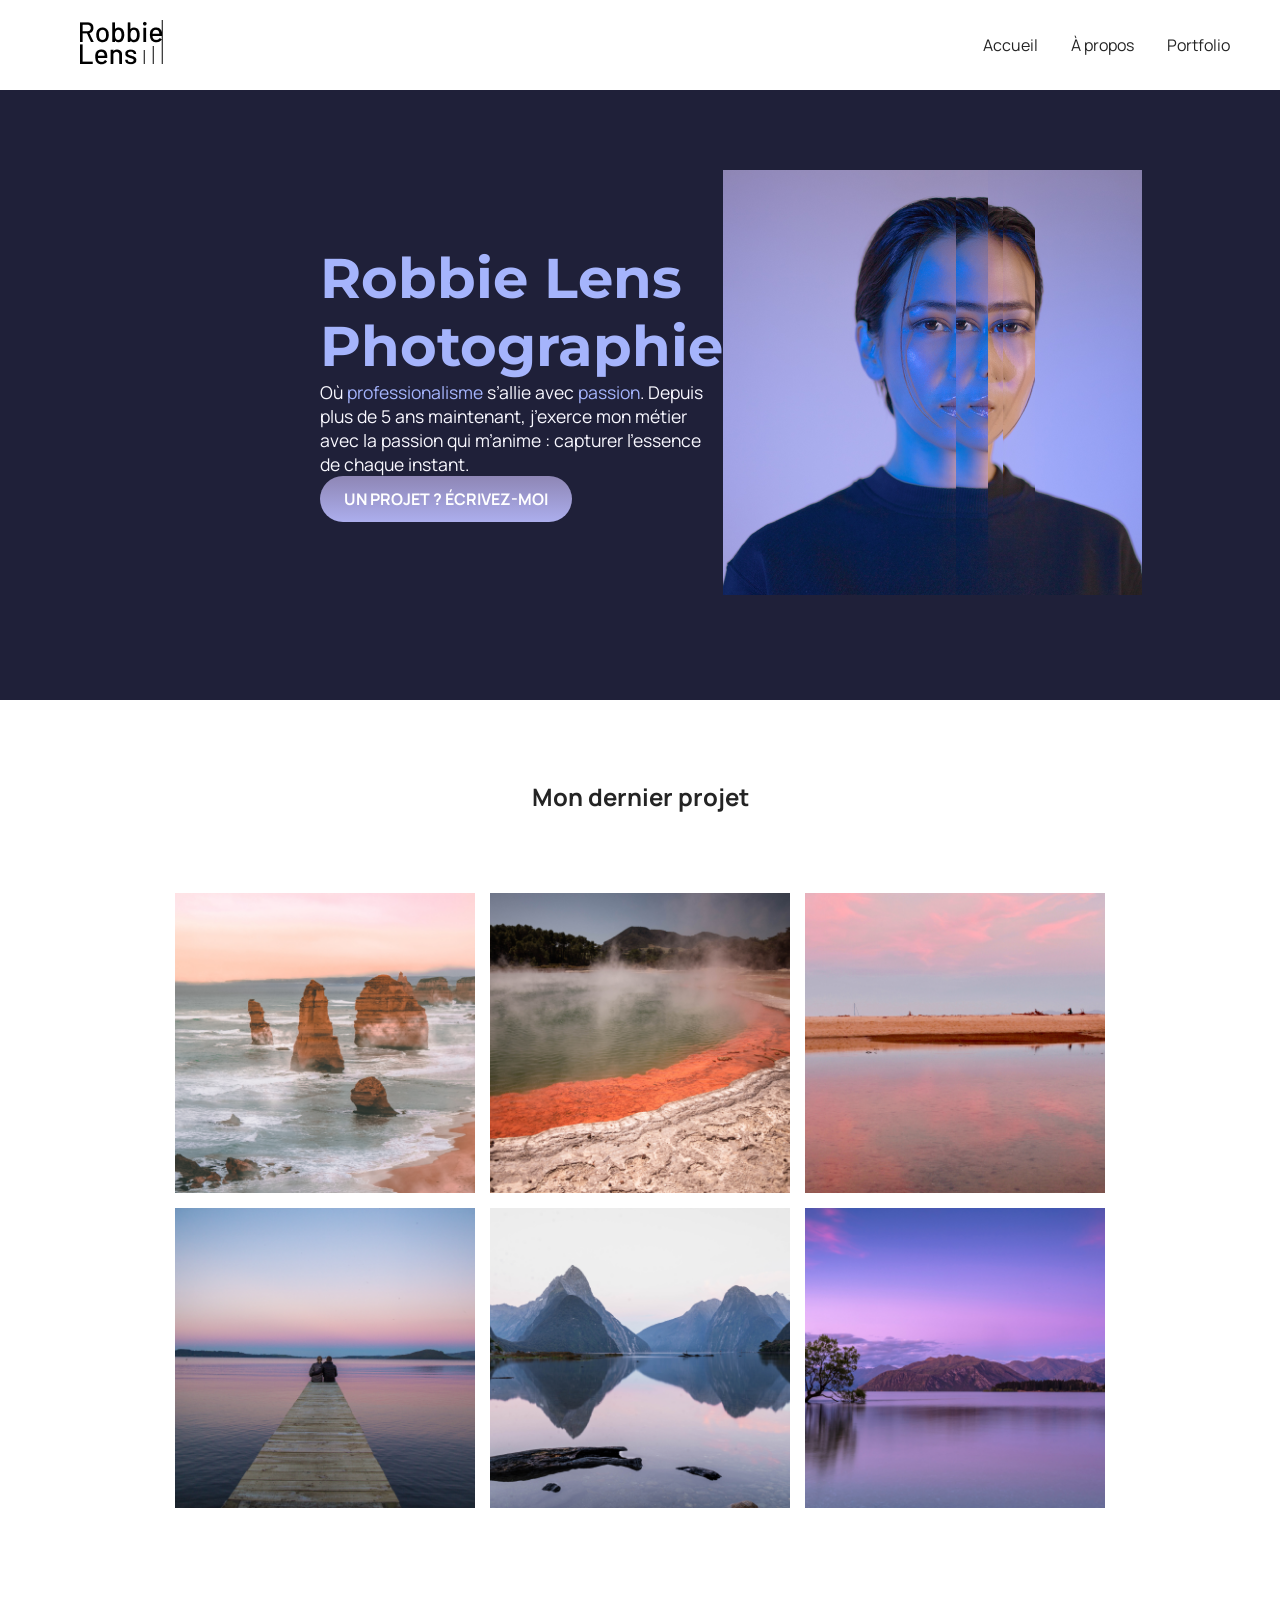
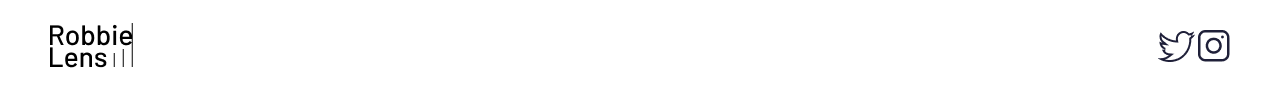
<file: index.html>
<!DOCTYPE html>
<html lang="fr">

<head>
    <meta charset="utf-8" >
    <title>Accueil - Robbie Lens Photographie</title>
    <link href="style.css" rel="stylesheet" >
    <link rel="preconnect" href="https://fonts.googleapis.com">
    <link rel="preconnect" href="https://fonts.gstatic.com" crossorigin>
    <link href="https://fonts.googleapis.com/css2?family=Manrope&family=Montserrat&display=swap" rel="stylesheet">
</head>

<body>
    <header>
        <nav>
            <a href="index.html"><img src="logo.png" alt="Logo Robbie Lens" ></a>
            <div>
                <a href="index.html">Accueil</a>
                <a href="a-propos.html">À propos</a>
                <a href="portfolio.html">Portfolio</a>
            </div>
        </nav>
    </header>

    <main>
        <section class="accueil-introduction">
            <div>
                <h1>Robbie Lens Photographie</h1>
                <p>
                    Où <em>professionalisme</em> s’allie avec <em>passion</em>. Depuis
                    plus de 5 ans maintenant, j’exerce mon métier avec la passion
                    qui m’anime : capturer l’essence de chaque instant.
                </p>
                <a href="" class="cta">UN PROJET ? ÉCRIVEZ-MOI</a>
            </div>
            <img src="robbie-lens.png" alt="Portrait avec effet de la photographe Robbie Lens" >
        </section>

        <section class="accueil-photos">
    <h2>Mon dernier projet</h2>
    <div>
        <img src="element-1.png" alt="Twelve apostles - Australie" >
        <img src="element-2.png" alt="Wai-O-Tapu - Nouvelle-Zélande" >
        <img src="element-3.png" alt="Parc National d’Abel Tasman - Nouvelle-Zélande" >
    </div>
    <div>
        <img src="element-4.png" alt="Lac Rotorua - Nouvelle-Zélande" >
        <img src="element-5.png" alt="Milford Sound - Nouvelle-Zélande" >
        <img src="element-6.png" alt="Lac Wanaka - Nouvelle-Zélande" >
    </div>      
</section>
    </main>

    <footer>
        <a href="index.html"><img src="logo.png" alt="Logo Robbie Lens" ></a>
        <div>
            <a target="_blank" href="https://twitter.com/" class="lien-icone">
                <img src="twitter.png" alt="Logo Twitter" >
            </a>
            <a target="_blank" href="https://www.instagram.com/" class="lien-icone">
                <img src="instagram.png" alt="Logo Instagram" >
            </a>
        </div>
    </footer>
</body>

</html>
</file>
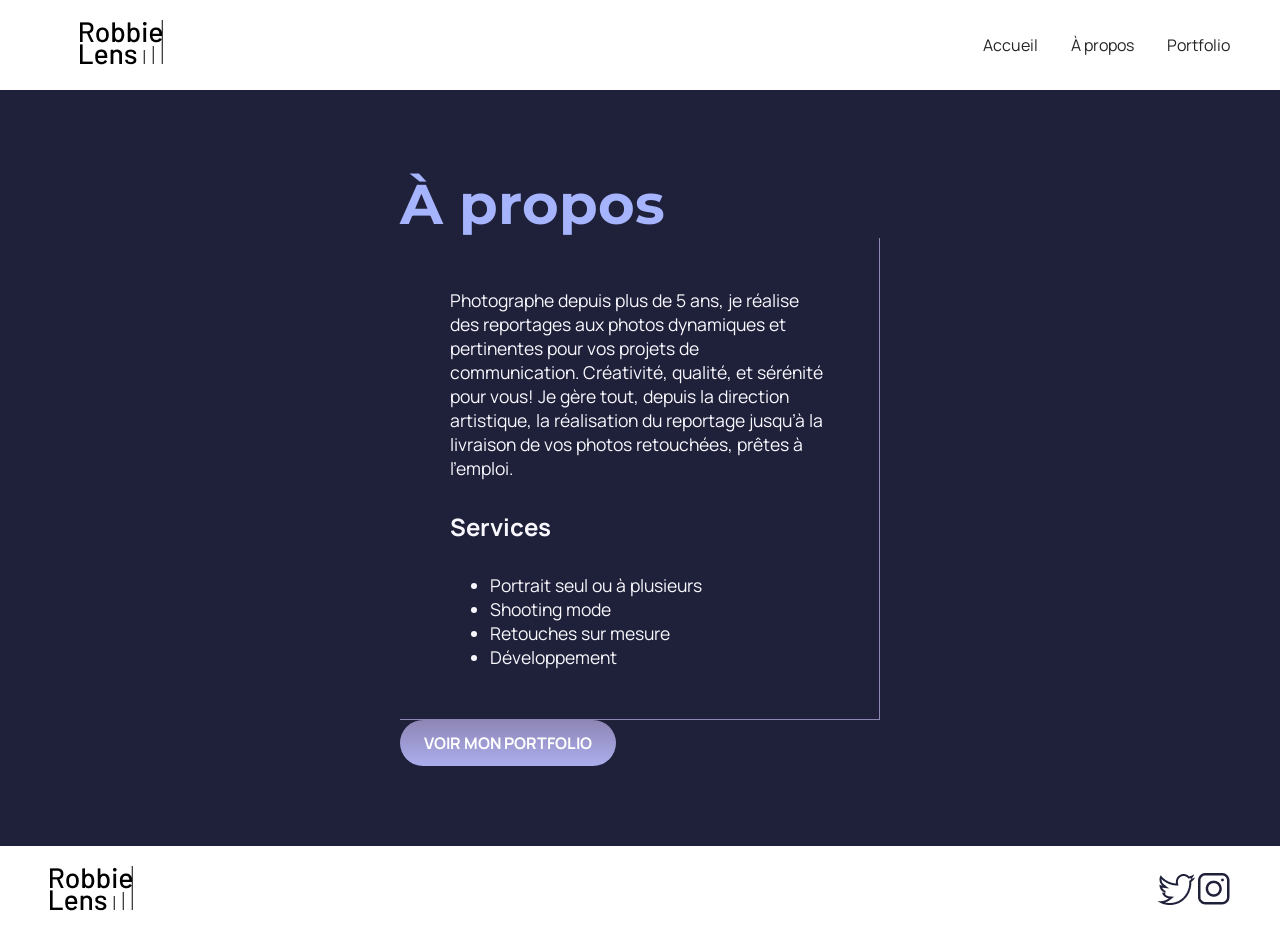
<file: a-propos.html>
<!DOCTYPE html>
<html lang="fr">

<head>
    <meta charset="utf-8" >
    <title>À propos - Robbie Lens Photographie</title>
    <link href="style.css" rel="stylesheet" >
    <link rel="preconnect" href="https://fonts.googleapis.com">
    <link rel="preconnect" href="https://fonts.gstatic.com" crossorigin>
    <link href="https://fonts.googleapis.com/css2?family=Manrope&family=Montserrat&display=swap" rel="stylesheet">
</head>

<body>
    <header>
        <nav>
            <a href="index.html" class="lien-icone">
                <img src="logo.png" alt="Logo Robbie Lens" >
            </a>
            <div>
                <a href="index.html">Accueil</a>
                <a href="a-propos.html">À propos</a>
                <a href="portfolio.html">Portfolio</a>
            </div>
        </nav>
    </header>
    <main class="a-propos-main">
        <section>
            <h1>À propos</h1>
            <div class="carre-contenu">
                <p>
                    Photographe depuis plus de 5 ans, je réalise des reportages aux photos dynamiques et pertinentes
                    pour
                    vos
                    projets de communication. Créativité, qualité, et sérénité pour vous! Je gère tout, depuis la
                    direction
                    artistique, la réalisation du reportage jusqu’à la livraison de vos photos retouchées, prêtes à
                    l’emploi.
                </p>
                <h2>Services</h2>
                <ul>
                    <li>Portrait seul ou à plusieurs</li>
                    <li>Shooting mode</li>
                    <li>Retouches sur mesure</li>
                    <li>Développement</li>
                </ul>
            </div>
            <div>
                <a href="" class="cta">VOIR MON PORTFOLIO</a>
            </div>
        </section>
    </main>
    <footer>
        <a href="index.html" class="lien-icone">
            <img src="logo.png" alt="Logo Robbie Lens" >
        </a>
        <div>
            <a target="_blank" href="https://twitter.com/" class="lien-icone">
                <img src="twitter.png" alt="Logo Twitter" >
            </a>
            <a target="_blank" href="https://www.instagram.com/" class="lien-icone">
                <img src="instagram.png" alt="Logo Instagram" >
            </a>
        </div>
    </footer>
</body>

</html>
</file>
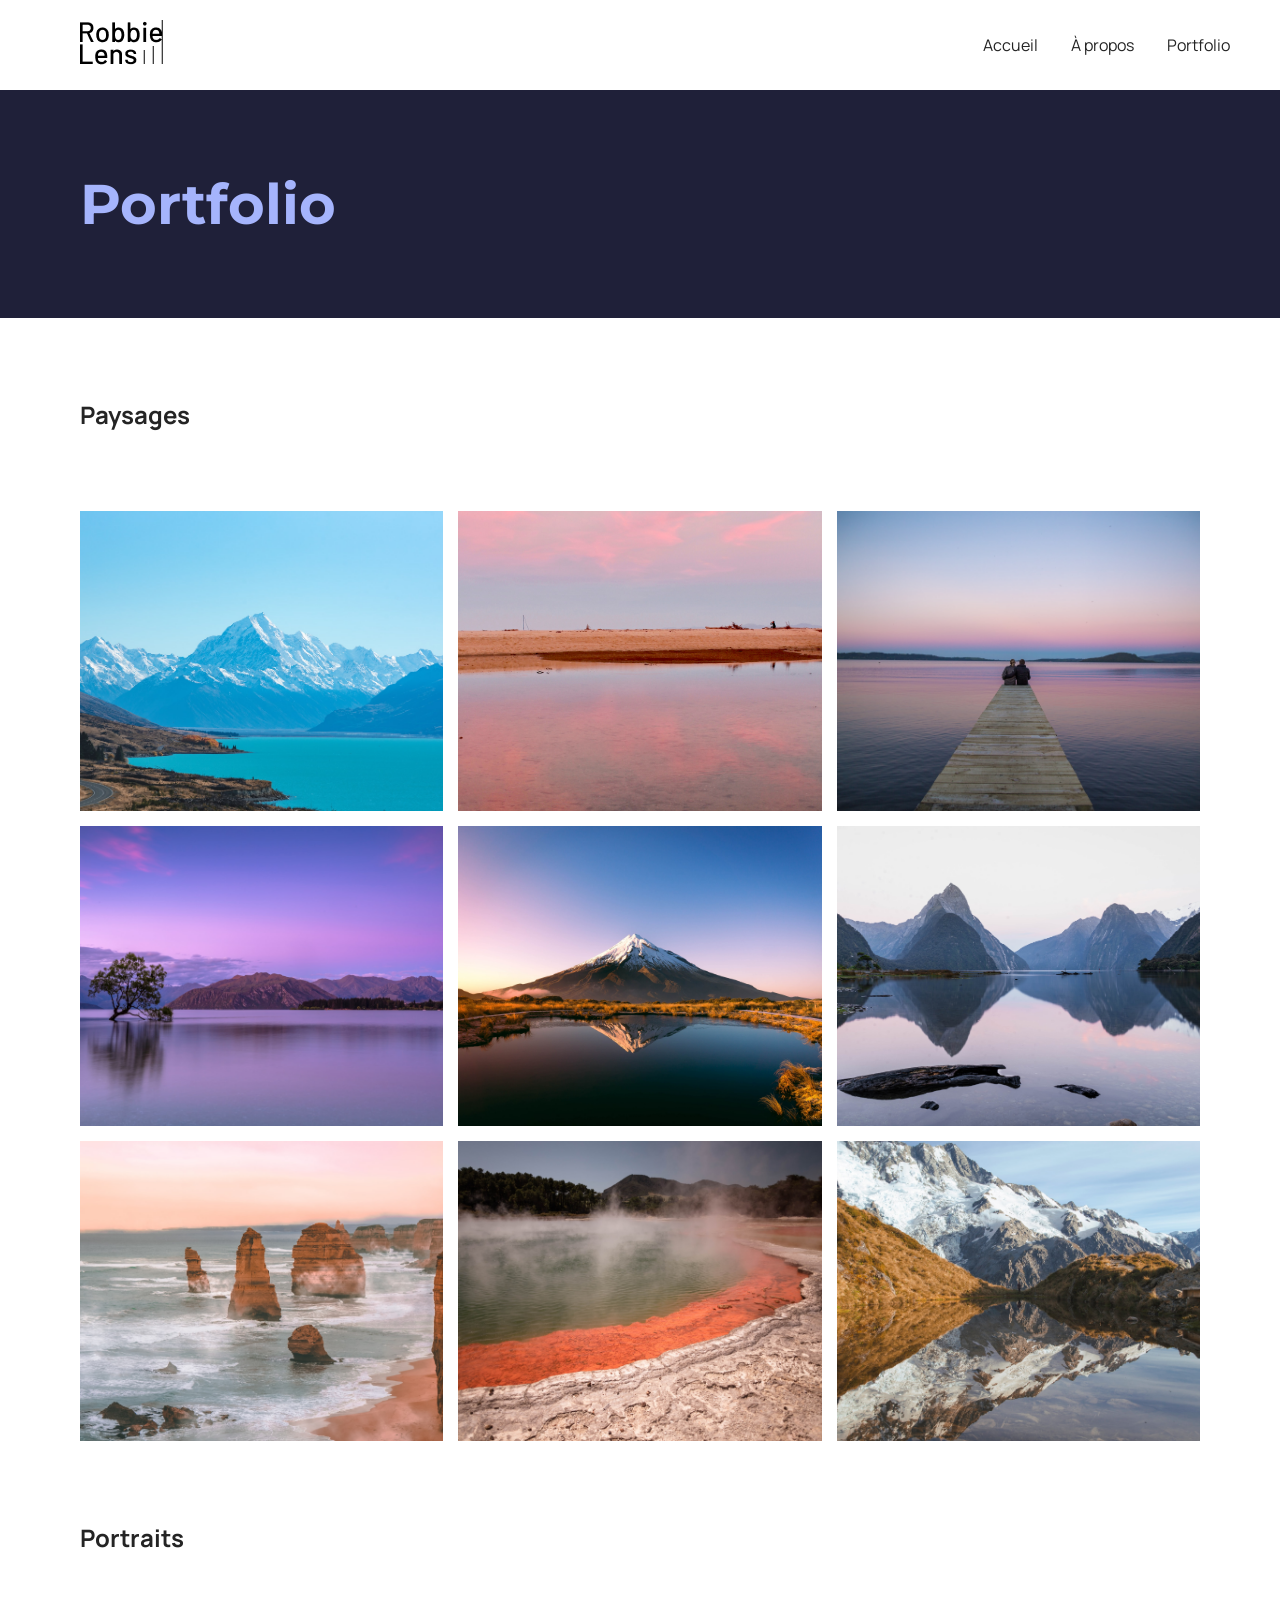
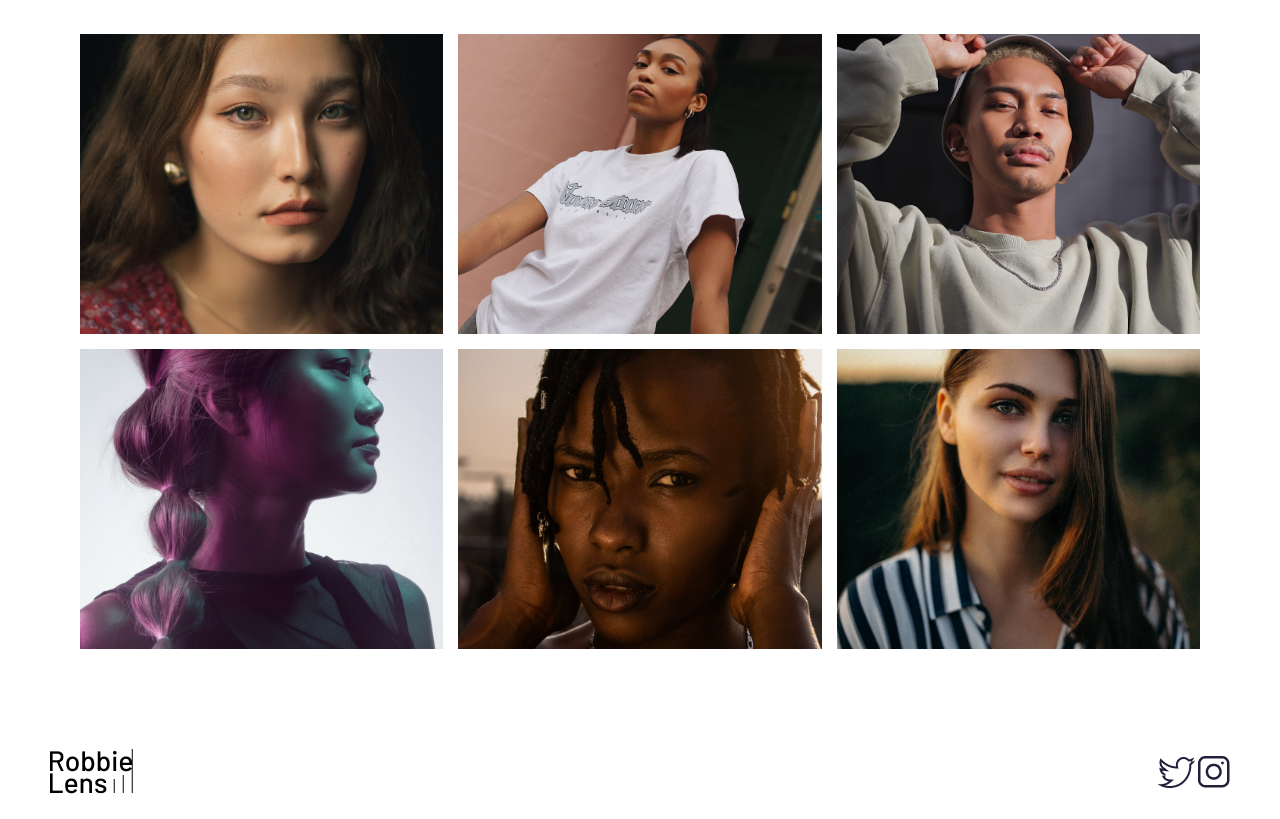
<file: portfolio.html>
<!DOCTYPE html>
<html lang="fr">

<head>
    <meta charset="utf-8" >
    <title>Portfolio - Robbie Lens Photographie</title>
    <link href="style.css" rel="stylesheet" >
    <link rel="preconnect" href="https://fonts.googleapis.com">
    <link rel="preconnect" href="https://fonts.gstatic.com" crossorigin>
    <link href="https://fonts.googleapis.com/css2?family=Manrope&family=Montserrat&display=swap" rel="stylesheet">
</head>

<body>
    <header>
        <nav>
            <a href="index.html" class="lien-icone">
                <img src="logo.png" alt="Logo Robbie Lens" >
            </a>
            <div>
                <a href="index.html">Accueil</a>
                <a href="a-propos.html">À propos</a>
                <a href="portfolio.html">Portfolio</a>
            </div>
        </nav>
    </header>
    <main>
        <section>
            <h1>Portfolio</h1>
        </section>
        <section class="portfolio-section-photos">
            <h2>Paysages</h2>
            <div class="grid-paysages">
                <img src="paysage1.jpg" alt="Mont Aoraki - Nouvelle-Zélande" >
                <img src="paysage2.jpg" alt="Parc National d’Abel Tasman - Nouvelle-Zélande" >
                <img src="paysage3.jpg" alt="Lac Rotorua - Nouvelle-Zélande" >
                <img src="paysage4.jpg" alt="Lac Wanaka - Nouvelle-Zélande" >
                <img src="paysage5.jpg" alt="Mont Taranaki - Nouvelle-Zélande" >
                <img src="paysage6.jpg" alt="Milford Sound - Nouvelle-Zélande" >
                <img src="paysage7.jpg" alt="Twelve Apostle - Australie" >
                <img src="paysage8.jpg" alt="Wai-O-Tapu - Nouvelle-Zélande" >
                <img src="paysage9.jpg" alt="Mont Cook - Nouvelle Zélande" >
            </div>
            <h2>Portraits</h2>
            <div class="grid-portraits">
                <img src="portrait1.jpg" alt="Portrait jeune femme 1" >
                <img src="portrait2.jpg" alt="Portrait jeune femme 2" >
                <img src="portrait3.jpg" alt="Portrait jeune homme 3" >
                <img src="portrait4.jpg" alt="Portrait jeune femme 4" >
                <img src="portrait5.jpg" alt="Portrait jeune femme 5" >
                <img src="portrait6.jpg" alt="Portrait jeune femme 6" >

            </div>
        </section>
    </main>
    <footer>
        <a href="index.html" class="lien-icone">
            <img src="logo.png" alt="Logo Robbie Lens" >
        </a>
        <div>
            <a target="_blank" href="https://twitter.com/" class="lien-icone">
                <img src="twitter.png" alt="Logo Twitter" >
            </a>
            <a target="_blank" href="https://www.instagram.com/" class="lien-icone">
                <img src="instagram.png" alt="Logo Instagram" >
            </a>
        </div>
    </footer>
</body>

</html>
</file>
<file: style.css>
* {
  margin: 0;
}

body {
  font-family: 'Manrope', sans-serif;
  font-size: 1em;
  background-color: #1f2039;
}

a {
  color: #242424;
  text-decoration: none;
}

em {
  color: #a5b4fc;
  font-style: normal;
}

h1 {
  font-size: 3.5em;
  color: #a5b4fc;
  font-family: 'Montserrat', sans-serif;
}

h2 {
  color: #f9f8ff;
}

p,
li {
  font-size: 1.1em;
  color: #f9f8ff;
}

header,
footer {
  background-color: white;
  padding: 20px 50px;
}

.cta {
  display: inline-block; /* Ajoute cette ligne cruciale */
  background: linear-gradient(#8e86b5, #acaeed);
  color: white;
  border-radius: 50px;
  padding: 12px 24px; /* Réduit un peu le padding pour qu'il soit moins envahissant */
  font-weight: bold; /* Optionnel : pour le rendre plus percutant */
}

a:hover {
  text-decoration: underline;
}

.cta:hover {
  background: linear-gradient(#696484, #8788ba);
  text-decoration: none;
}

.lien-icone:hover {
  opacity: 0.5;
}

.carre-contenu {
  border-right: 1px solid #8e86b5;
  border-bottom: 1px solid #8e86b5;
  padding: 50px;
}

.carre-contenu h2 {
  margin-top: 30px;
}

.carre-contenu ul {
  margin-top: 30px;
}

section {
  padding: 80px;
}

.a-propos-main {
  width: 50%;
  margin: auto;
}

footer,
nav{
    display: flex;
    flex-direction: row;
    align-items: center;
    justify-content: space-between;
}

nav a {
    margin-left: 30px;
}

.accueil-photos {
        background-color: white;
        padding: 80px;
    }

.accueil-photos h2 {
        color: #242424;
        text-align: center;
        margin-bottom: 80px;
    }

.accueil-photos div {
  display: flex;
  flex-direction: row;
  gap: 15px;
  justify-content: center;
  margin-bottom: 15px;
}

.accueil-introduction {
  display: flex;
  flex-direction: row;
  width: 50%;
  align-items: center;
  margin: auto;
  margin-bottom: 25px;
}

.portfolio-section-photos {
  background-color: white;
}

.portfolio-section-photos h2 {
  color: #242424;
  margin-bottom: 80px;
} 

.portfolio-section-photos h2:nth-of-type(2) {
    margin-top: 80px;
}

.grid-paysages {
  display: grid;
  grid-template-columns: 1fr 1fr 1fr;
  grid-template-rows: 300px 300px 300px;
  gap: 15px;
}

.grid-portraits {
  display: grid;
  grid-template-columns: 1fr 1fr 1fr;
  grid-template-rows: 300px 300px;
  gap: 15px;
}

.grid-paysages img,
.grid-portraits img {
  width: 100%;
  height: 100%;
  object-fit: cover;
}

.accueil-photos img {
    width: 300px;
    height: 300px;
    object-fit: cover;
}
</file>
